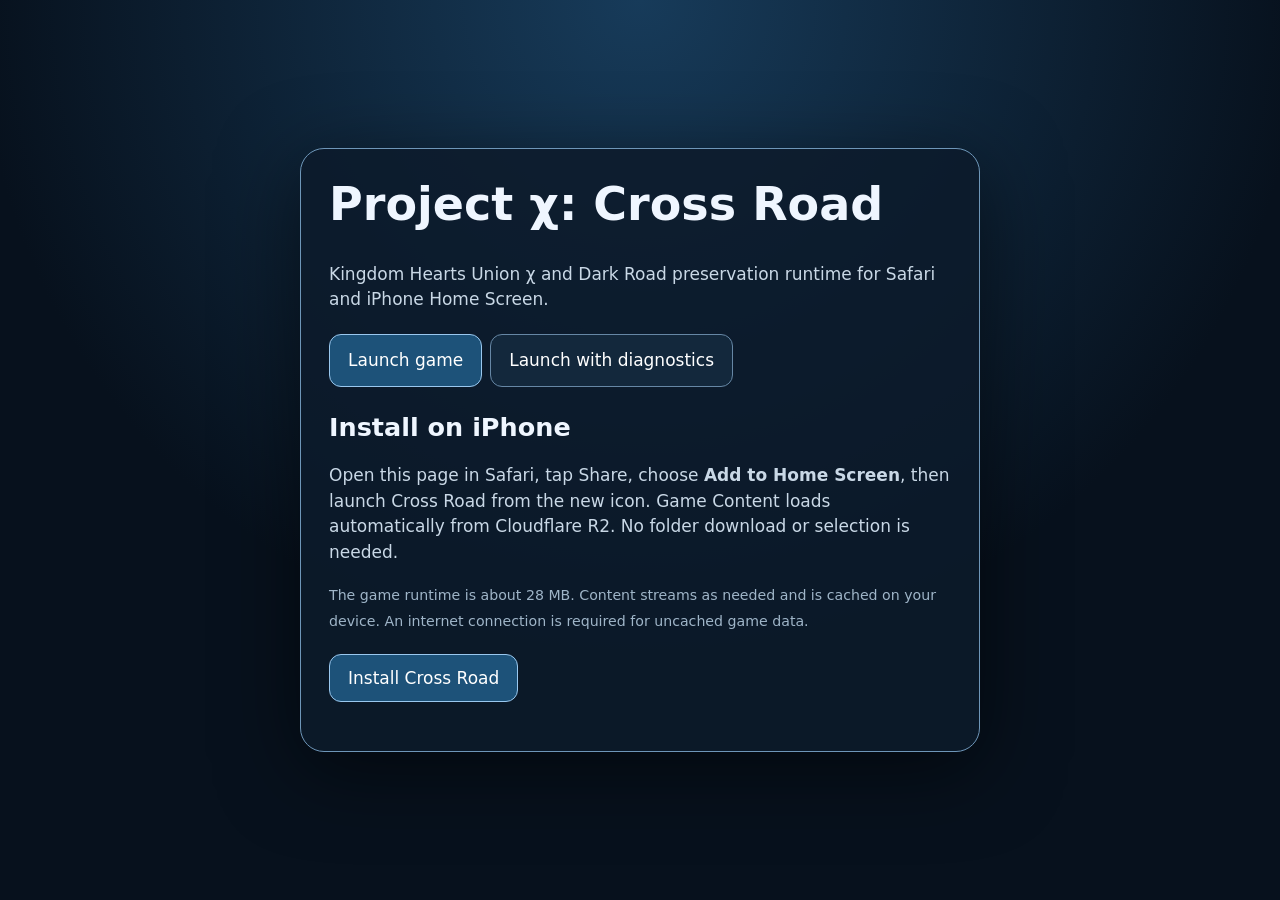
<file: index.html>
<!doctype html>
<html lang="en"><head><meta charset="utf-8"><meta name="viewport" content="width=device-width,initial-scale=1"><title>Cross Road</title><meta http-equiv="refresh" content="0; url=CrossRoad/Web/"><link rel="canonical" href="CrossRoad/Web/"></head><body><p>Opening <a href="CrossRoad/Web/">Cross Road</a>…</p><script>location.replace('CrossRoad/Web/' + location.search + location.hash);</script></body></html>
</file>
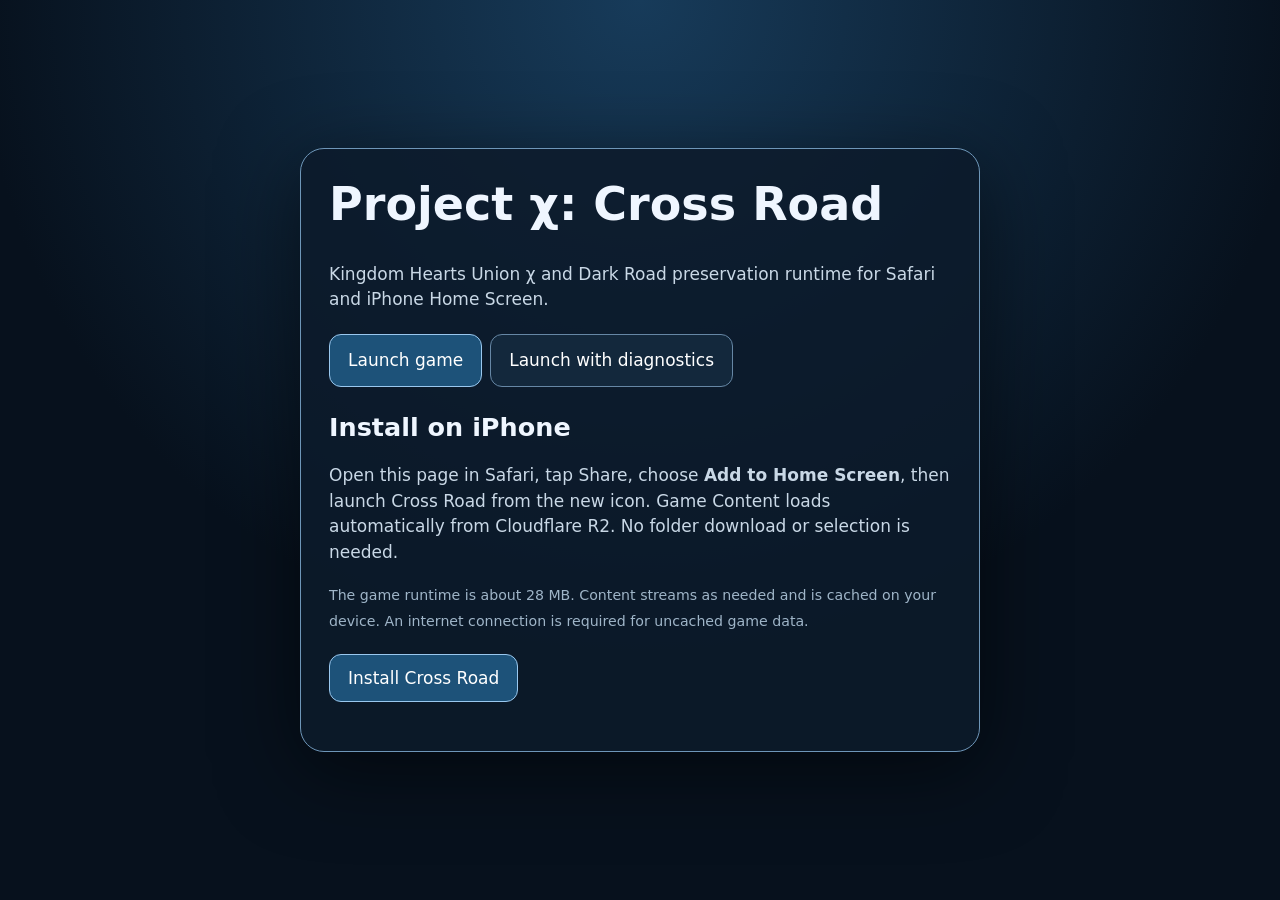
<file: CrossRoad/Web/index.html>
<!doctype html>
<html lang="en"><head><meta charset="utf-8"><meta name="viewport" content="width=device-width,initial-scale=1,viewport-fit=cover"><meta name="theme-color" content="#07111d"><meta name="apple-mobile-web-app-capable" content="yes"><meta name="apple-mobile-web-app-status-bar-style" content="black-translucent"><meta name="apple-mobile-web-app-title" content="Cross Road"><link rel="manifest" href="manifest.webmanifest"><link rel="apple-touch-icon" href="icons/crossroad-192.png"><link rel="stylesheet" href="pwa.css"><title>Project χ: Cross Road</title>
<style>body{margin:0;min-height:100svh;background:radial-gradient(circle at 50% 0,#173b5a,#07111d 60%);color:#eff6ff;font:17px system-ui,sans-serif;display:grid;place-items:center;padding:env(safe-area-inset-top) 20px env(safe-area-inset-bottom)}main{width:min(680px,100%);background:#0c1b2bd9;border:1px solid #6e96b8;border-radius:24px;padding:28px;box-sizing:border-box;box-shadow:0 18px 80px #0008}h1{margin-top:0;font-size:clamp(28px,8vw,46px)}p{line-height:1.5;color:#c9d8e6}button,a.button{display:inline-block;border:1px solid #9ac8ef;border-radius:12px;background:#1d5279;color:#fff;padding:13px 18px;font:inherit;text-decoration:none;margin:4px 8px 4px 0}button.secondary,a.secondary{background:#13283c;border-color:#6687a5}small{color:#9fb5c8}</style></head>
<body><main><h1>Project χ: Cross Road</h1><p>Kingdom Hearts Union χ and Dark Road preservation runtime for Safari and iPhone Home Screen.</p><p><a class="button" href="game.html">Launch game</a><a class="button secondary" href="game.html?trace">Launch with diagnostics</a></p><h2>Install on iPhone</h2><p>Open this page in Safari, tap Share, choose <b>Add to Home Screen</b>, then launch Cross Road from the new icon. Game Content loads automatically from Cloudflare R2. No folder download or selection is needed.</p><p><small>The game runtime is about 28 MB. Content streams as needed and is cached on your device. An internet connection is required for uncached game data.</small></p><button id="install" hidden>Install Cross Road</button><p id="status" role="status"></p></main><script>if('serviceWorker'in navigator)navigator.serviceWorker.register('./service-worker.js');let promptEvent;window.addEventListener('beforeinstallprompt',e=>{e.preventDefault();promptEvent=e;document.querySelector('#install').hidden=false});document.querySelector('#install').onclick=async()=>{if(promptEvent){promptEvent.prompt();await promptEvent.userChoice;promptEvent=null;document.querySelector('#install').hidden=true}};if(matchMedia('(display-mode: standalone)').matches||navigator.standalone)document.querySelector('#status').textContent='Running as an installed Home Screen app.';</script></body></html>
</file>
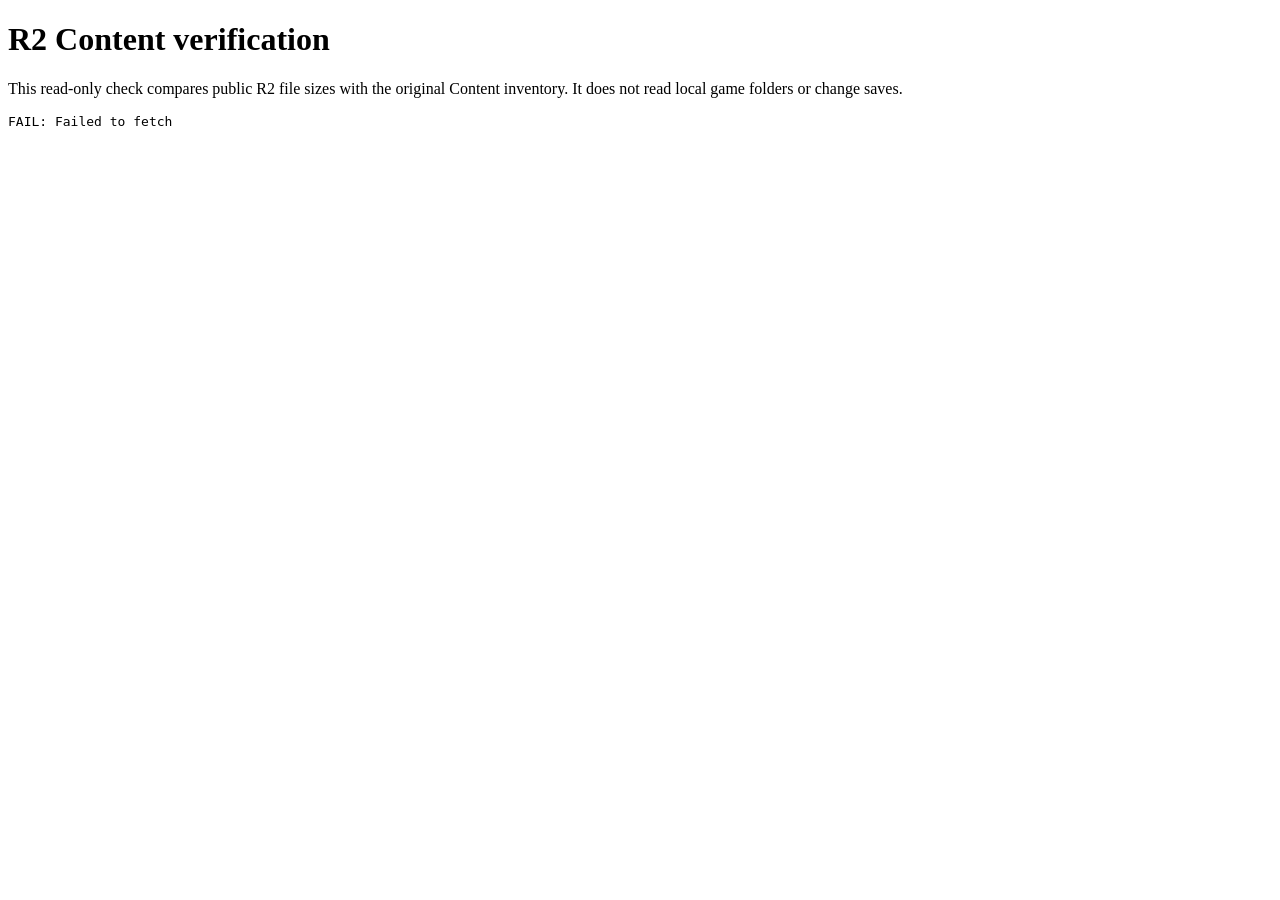
<file: CrossRoad/Web/verify-content.html>
<!doctype html><meta charset="utf-8"><title>R2 Content verification</title><h1>R2 Content verification</h1><p>This read-only check compares public R2 file sizes with the original Content inventory. It does not read local game folders or change saves.</p><pre id="results">Checking…</pre><script src="content-verify.js"></script><script>
(async()=>{const out=document.querySelector('#results');out.textContent='';try{const manifest=await (await fetch('./content-manifest.json',{cache:'no-store'})).json();const rows=await verifyRemoteContent(manifest,row=>{out.textContent+=JSON.stringify(row)+'\n';});const file=manifest.files.find(f=>f.path.endsWith('.obb'));const response=await fetch(new URL(file.path,manifest.baseURL),{headers:{Range:'bytes=0-31'}});if(response.status!==206) {await response.body?.cancel();throw Error('Range unsupported: '+response.status)}const range=response.headers.get('Content-Range');const bytes=await response.arrayBuffer();if(range!=='bytes 0-31/'+file.size||bytes.byteLength!==32)throw Error('Invalid range response: '+range);out.textContent+='PASS: '+rows.length+' files, '+rows.reduce((n,r)=>n+r.actual,0)+' bytes; public CORS and Range verified.\n';}catch(error){out.textContent+='FAIL: '+error.message;}})();
</script>
</file>
<file: CrossRoad/Web/pwa.css>
:root { color-scheme: dark; }
html, body { min-height: 100%; background: #000; }
body { padding-top: env(safe-area-inset-top); padding-right: env(safe-area-inset-right); padding-bottom: env(safe-area-inset-bottom); padding-left: env(safe-area-inset-left); }
#pwa-status { max-width: 90vw; text-align: center; }
@media (display-mode: standalone), (display-mode: fullscreen) {
  #pwa-status { bottom: calc(env(safe-area-inset-bottom) + 16px) !important; }
}
</file>
